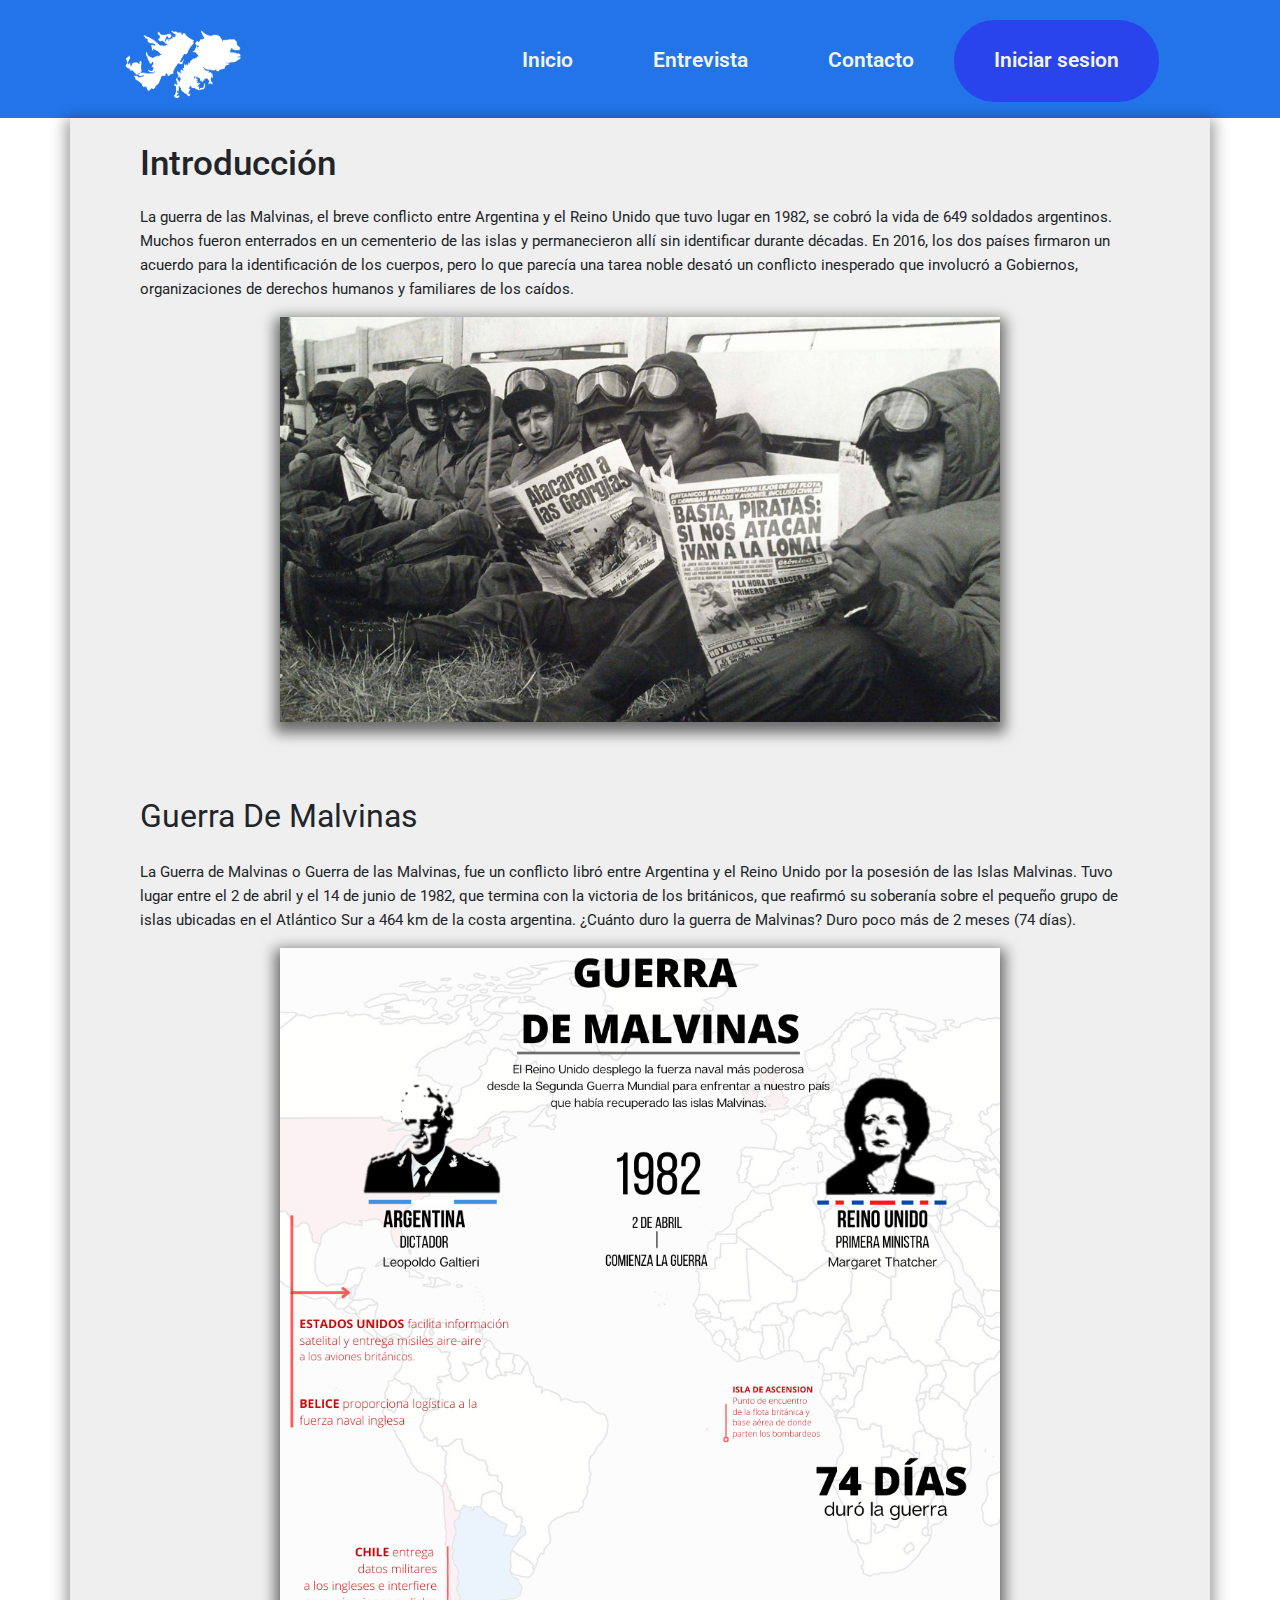
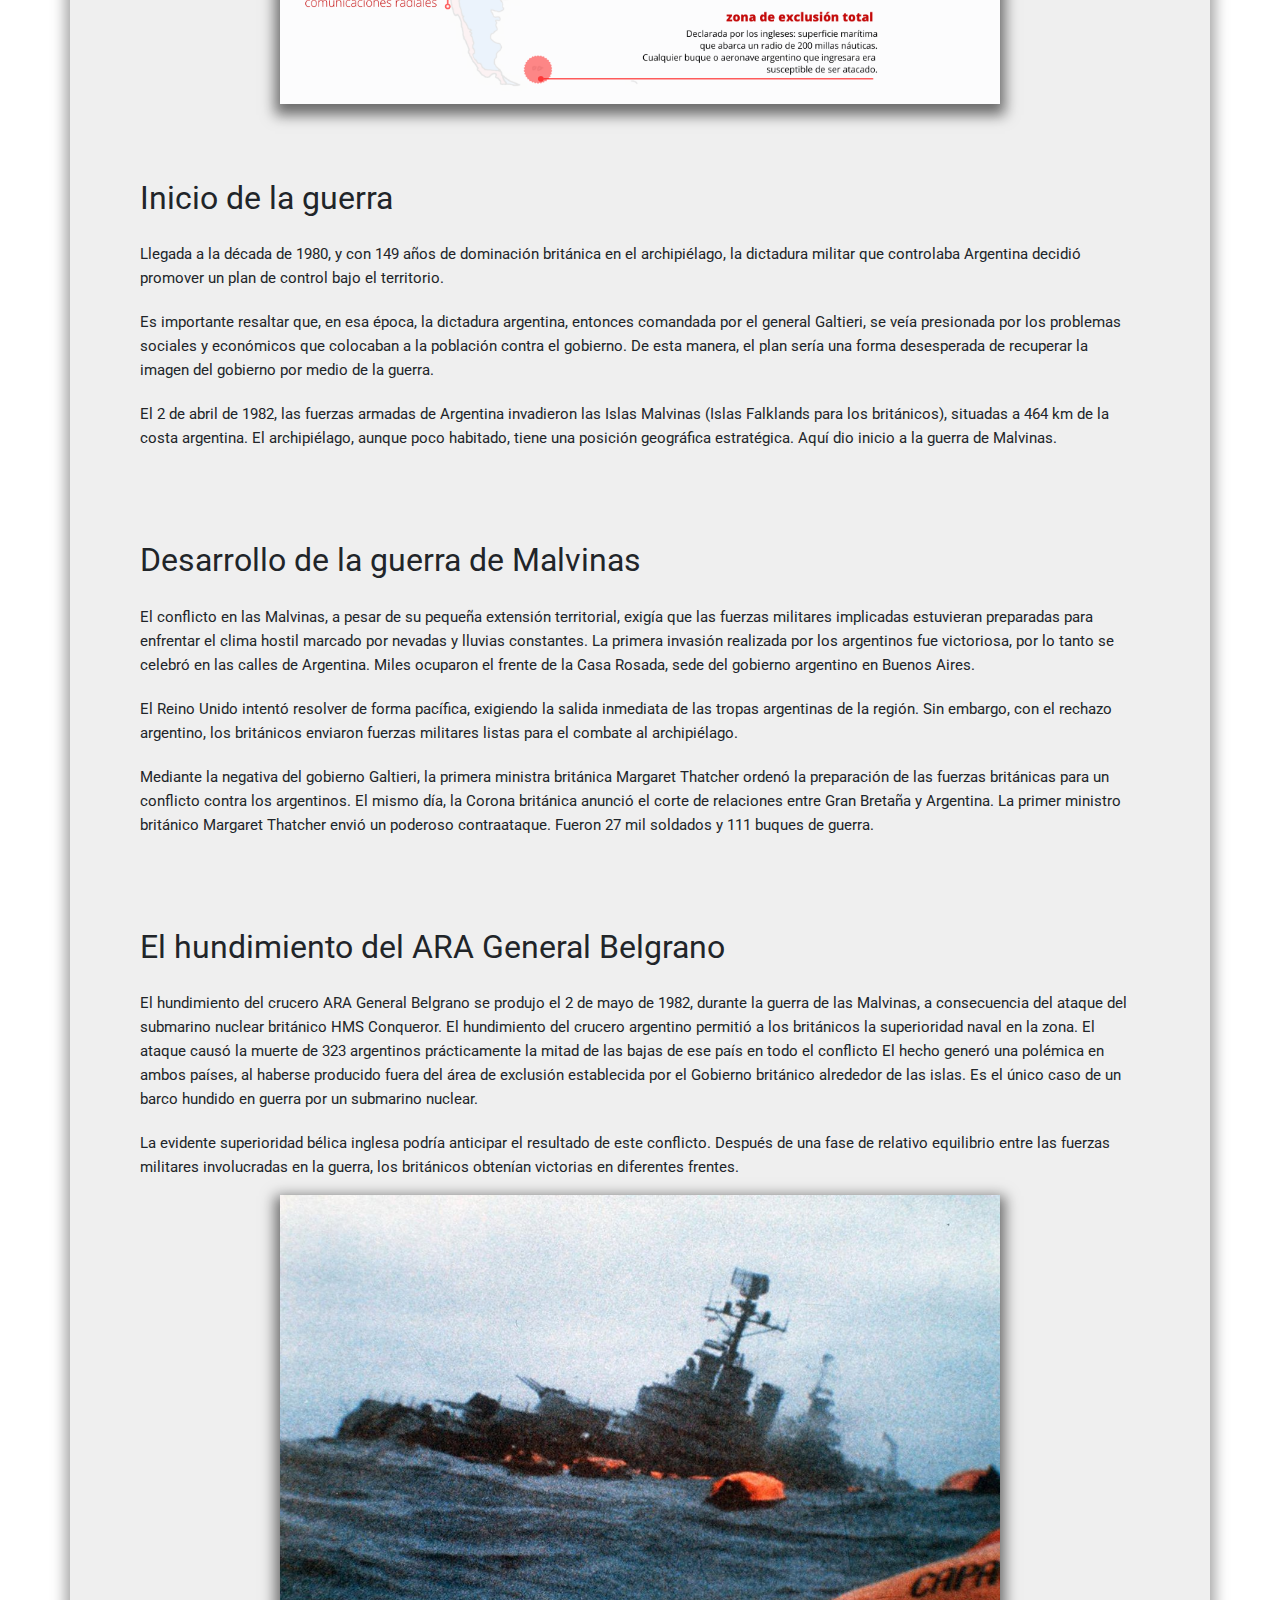
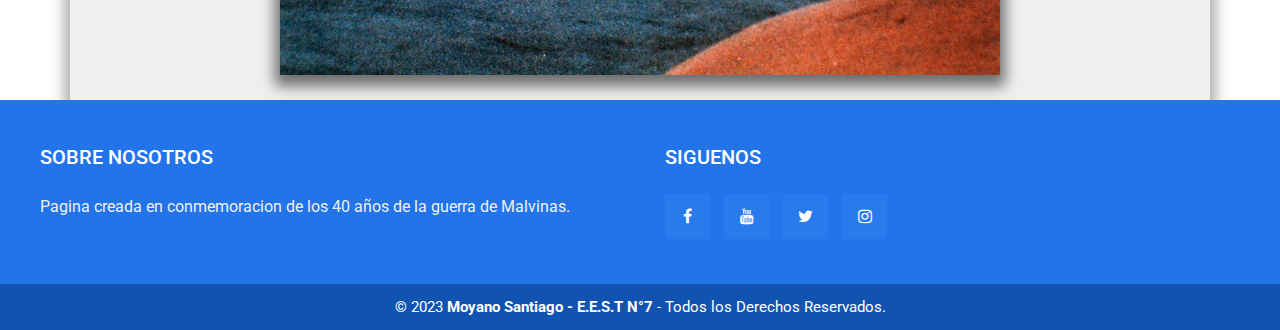
<file: index.html>
<!DOCTYPE html>
<html lang="es">
<head>
    <meta charset="UTF-8">
    <meta http-equiv="X-UA-Compatible" content="IE=edge">
    <meta name="viewport" content="width=device-width, initial-scale=1.0">
    
    <link rel="preconnect" href="https://fonts.googleapis.com">
    <link rel="preconnect" href="https://fonts.gstatic.com" crossorigin>
    <link href="https://fonts.googleapis.com/css2?family=Quicksand&display=swap" rel="stylesheet">
    
    <link rel="Short cut icon" type="Imagen/x-icon" href="./Imagenes/malvinas-icon.svg">
    <script src="./bootstrap-5.1.3-dist/js/bootstrap.js"></script>
    <link rel="stylesheet" href="./bootstrap-5.1.3-dist/css/bootstrap.min.css">
    <link rel="stylesheet" href="./bootstrap-5.1.3-dist/css/estilosIndex.css" type="text/css">
    <link rel="stylesheet" href="https://cdnjs.cloudflare.com/ajax/libs/font-awesome/4.7.0/css/font-awesome.min.css">
    <script src="https://ajax.googleapis.com/ajax/libs/jquery/1.11.3/jquery.min.js"></script>
    <title> Inicio / Islas Malvinas </title>

</head>
<body>

  <a href="javascript:void(0);" id="scroll" title="Scroll to Top" style="display: none;"><span></span></a>
  
  <header>
    <nav class="nav">      
        <a href="index.html">
          <img class="logo" src="./Imagenes/malvinas-icon.png" alt="logo">
        </a>
     <ul class="enlaces-menu">
              <li><a href="index.html">Inicio</a></li>
              <li><a href="entrevistas.html">Entrevista</a></li>
              <li><a href="contacto.html">Contacto</a></li> 
              <li id="login"><a href="login.html">Iniciar sesion</a></li>                 
          </ul>
          
          <button class="ham" type="button">
            <span class="br-1"></span>
            <span class="br-2"></span>
            <span class="br-3"></span>
          </button>
    </nav>
</header>
<script src="main.js"></script>
<div class="contenedor-padre">
    <div class="pri-parte">
        <div class="main-text">
              <h1 class="titulos">Introducción</h1>
              <p>La guerra de las Malvinas, el breve conflicto entre Argentina y el Reino Unido que tuvo lugar en 1982, se cobró la vida de 649 soldados argentinos. Muchos fueron enterrados en un cementerio de las islas y permanecieron allí sin identificar durante décadas. En 2016, los dos países firmaron un acuerdo para la identificación de los cuerpos, pero lo que parecía una tarea noble desató un conflicto inesperado que involucró a Gobiernos, organizaciones de derechos humanos y familiares de los caídos.</p>
              <img class ="titulos-img" src="./Imagenes/guerra-malvinas-.jpg" alt="soldados malvina">
        </div>
                
                <!-- <img class="titulos-img" src="./Imagenes/malvinas-bando-argentino-2.jpg"></img> -->
        <div class="main-text">
          <h2 class="subtitulos">Guerra De Malvinas</h2>
            <p>La Guerra de Malvinas o Guerra de las Malvinas, fue un conflicto libró entre Argentina y el Reino Unido por la posesión de las Islas Malvinas. Tuvo lugar 	entre el 2 de abril y el 14 de junio de 1982, que termina con la victoria de los británicos, que reafirmó su soberanía sobre el pequeño grupo de islas ubicadas en el Atlántico Sur a 464 km de la costa argentina.
              ¿Cuánto duro la guerra de Malvinas? Duro poco más de 2 meses (74 días).</p>
              <img class="titulos-img " src="./Imagenes/info-malvinas.png" alt="info malvinas">
        </div>
    </div>
   <div class="pri-parte"> 
      <div class="main-text">
        <h2 class="subtitulos">Inicio de la guerra</h2>
          <p>Llegada a la década de 1980, y con 149 años de dominación británica en el archipiélago, la
            dictadura militar que controlaba Argentina decidió promover un plan de control 	bajo el
            territorio.</p>
          <p>Es importante resaltar que, en esa época, la dictadura argentina, entonces comandada por el
            general Galtieri, se veía presionada por los problemas sociales y económicos que colocaban a
            la población contra el gobierno. De esta manera, el plan sería una forma desesperada de
            recuperar la imagen del gobierno por medio de la guerra.</p>
          <p>El 2 de abril de 1982, las fuerzas armadas de Argentina invadieron las Islas Malvinas (Islas
            Falklands para los británicos), situadas a 464 km de la costa argentina. El archipiélago, aunque
            poco habitado, tiene una posición geográfica estratégica.
            Aquí dio inicio a la guerra de Malvinas.</p>
      </div>
    <div class="main-text">
      <h2 class="subtitulos">Desarrollo de la guerra de Malvinas</h2>
      <p>El conflicto en las Malvinas, a pesar de su pequeña extensión territorial, exigía que las fuerzas
        militares implicadas estuvieran preparadas para enfrentar el clima hostil marcado por nevadas
        y lluvias constantes. La primera invasión realizada por los argentinos fue victoriosa, por lo
        tanto se celebró en las calles de Argentina. Miles ocuparon el frente de la Casa Rosada, sede
        del gobierno argentino en Buenos Aires.</p>
      <p>El Reino Unido intentó resolver de forma pacífica, exigiendo la salida inmediata de las tropas
        argentinas de la región. Sin embargo, con el rechazo argentino, los británicos enviaron fuerzas
        militares listas para el combate al archipiélago.</p>
      <p>Mediante la negativa del gobierno Galtieri, la primera ministra británica Margaret Thatcher ordenó la preparación de las fuerzas británicas para un conflicto contra los argentinos.
        El mismo día, la Corona británica anunció el corte de relaciones entre Gran Bretaña y
        Argentina. La primer ministro británico Margaret Thatcher envió un poderoso contraataque.
        Fueron 27 mil soldados y 111 buques de guerra.</p>
      </div>
    <div class="main-text">
        <h2 class="subtitulos">El hundimiento del ARA General Belgrano</h2>
        <p>
          El hundimiento del crucero ARA General Belgrano se produjo el 2 de mayo de 1982, durante la guerra de las Malvinas, a consecuencia del ataque 	del submarino nuclear británico HMS Conqueror. El hundimiento del crucero argentino permitió a los británicos la superioridad naval en la zona. El ataque causó la muerte de 323 argentinos prácticamente la mitad de las bajas de ese país en todo el conflicto El hecho generó una polémica en ambos países, al haberse producido fuera del área de exclusión establecida por el Gobierno británico alrededor de las islas. Es el único caso de un barco hundido en guerra por un submarino nuclear.</p>
          <p>La evidente superioridad bélica inglesa podría anticipar el resultado de este conflicto. Después de una fase de relativo equilibrio entre las fuerzas militares involucradas en la guerra, los británicos obtenían victorias en diferentes frentes.</p>
          <img class="titulos-img" src="./Imagenes/malvinas-ara-belgrano.jpg" alt="Ara Gral Belgrano">
      </div>
  </div>
</div>
  <footer class="pie-pagina">
    <div class="grupo-1">
      <div class="box">
        <h2>SOBRE NOSOTROS</h2>
        <P>Pagina creada en conmemoracion de los 40 años de la guerra de Malvinas.</P>
      </div>
      <div class="box">
        <h2>SIGUENOS</h2>
        <div class="red-social">
          <a href="#" class="fa fa-facebook"></a>
          <a href="#" class="fa fa-youtube"></a>
          <a href="#" class="fa fa-twitter"></a>
          <a href="#" class="fa fa-instagram"></a>
        </div>
      </div>
    </div>
    <div class="grupo-2">
      <small>&copy; 2023 <b>Moyano Santiago - E.E.S.T N°7</b> - Todos los Derechos Reservados.</small>
    </div>
  </footer>

</body>
</file>
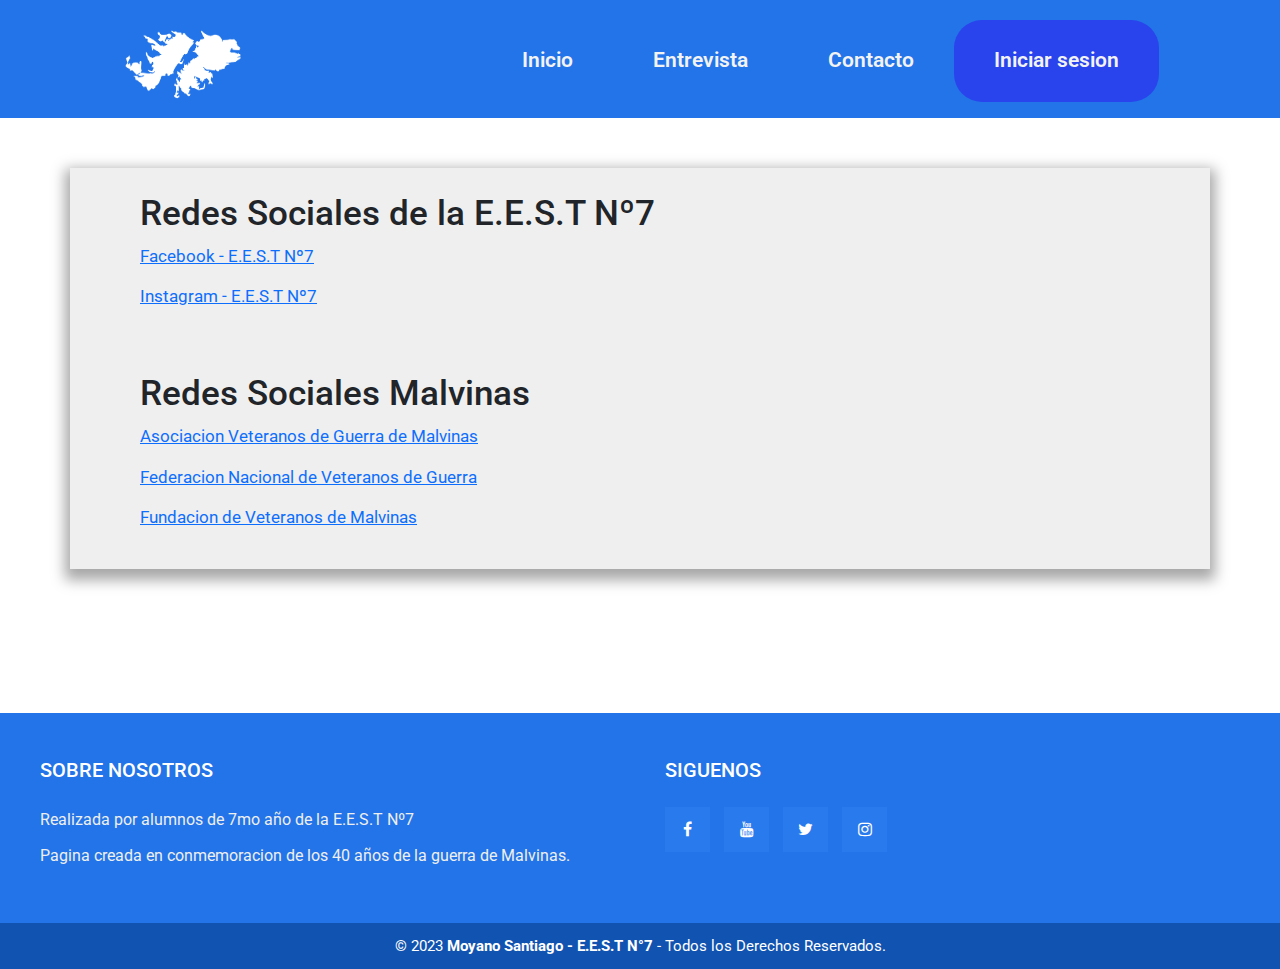
<file: contacto.html>
<!DOCTYPE html>
<html lang="es">
<head>
    <meta charset="UTF-8">
    <meta http-equiv="X-UA-Compatible" content="IE=edge">
    <meta name="viewport" content="width=device-width, initial-scale=1.0">
    
    <link rel="preconnect" href="https://fonts.googleapis.com">
    <link rel="preconnect" href="https://fonts.gstatic.com" crossorigin>
    <link href="https://fonts.googleapis.com/css2?family=Quicksand&display=swap" rel="stylesheet">
    
    <link rel="Short cut icon" type="Imagen/x-icon" href="./Imagenes/malvinas-icon.svg">
    <script src="./bootstrap-5.1.3-dist/js/bootstrap.js"></script>
    <link rel="stylesheet" href="./bootstrap-5.1.3-dist/css/bootstrap.min.css">
    <link rel="stylesheet" href="./bootstrap-5.1.3-dist/css/estilosContacto.css" type="text/css">
    <link rel="stylesheet" href="https://cdnjs.cloudflare.com/ajax/libs/font-awesome/4.7.0/css/font-awesome.min.css">
    <script src="https://ajax.googleapis.com/ajax/libs/jquery/1.11.3/jquery.min.js"></script>
    <title> Historia / Islas Malvinas </title>

</head>
<body>

  <a href="javascript:void(0);" id="scroll" title="Scroll to Top" style="display: none;"><span></span></a>
  
  <header>
    <nav class="nav">      
        <a href="index.html">
          <img class="logo" src="./Imagenes/malvinas-icon.png" alt="logo">
        </a>
     <ul class="enlaces-menu">
              <li><a href="index.html">Inicio</a></li>
              <li><a href="entrevistas.html">Entrevista</a></li>
              <li><a href="contacto.html">Contacto</a></li>
              <li id="login"><a href="login.html">Iniciar sesion</a></li>            
          </ul>
          <button class="ham" type="button">
            <span class="br-1"></span>
            <span class="br-2"></span>
            <span class="br-3"></span>
          </button>
    </nav>
</header>
<script src="main.js"></script>

<div class="contenedor-padre">
  <div class="pri-parte">
      <div class="main-text">
            <h1 class="titulos">Redes Sociales de la E.E.S.T Nº7</h1>
            <a class="colegio" href="https://www.facebook.com/profile.php?id=100063657266409">Facebook - E.E.S.T Nº7</a>
            <a class="colegio" href="https://www.instagram.com/tecnica7ldz">Instagram - E.E.S.T Nº7</a>
            
      </div>         
  </div>
  <div class="pri-parte">
    <div class="main-text">
          <h1 class="titulos">Redes Sociales Malvinas</h1>
          <a class="colegio" href="http://www.aveguema.org/">Asociacion Veteranos de Guerra de Malvinas</a>
          <a class="colegio" href="http://www.federacionvgm.com.ar/"> Federacion Nacional de Veteranos de Guerra</a>
          <a class="colegio" href="https://es-la.facebook.com/FundacionVeteranosDeGuerraDeMalvinas/">Fundacion de Veteranos de Malvinas</a>  
    </div>         
  </div>
</div>
  <footer class="pie-pagina">
    <div class="grupo-1">
      <div class="box">
        <h2>SOBRE NOSOTROS</h2>
        <P>Realizada por alumnos de 7mo año de la E.E.S.T Nº7</P>
        <P>Pagina creada en conmemoracion de los 40 años de la guerra de Malvinas.</P>
      </div>
      <div class="box">
        <h2>SIGUENOS</h2>
        <div class="red-social">
          <a href="#" class="fa fa-facebook"></a>
          <a href="#" class="fa fa-youtube"></a>
          <a href="#" class="fa fa-twitter"></a>
          <a href="#" class="fa fa-instagram"></a>
        </div>
      </div>
    </div>
    <div class="grupo-2">
      <small>&copy; 2023 <b>Moyano Santiago - E.E.S.T N°7</b> - Todos los Derechos Reservados.</small>
    </div>
  </footer>

</body>
</file>
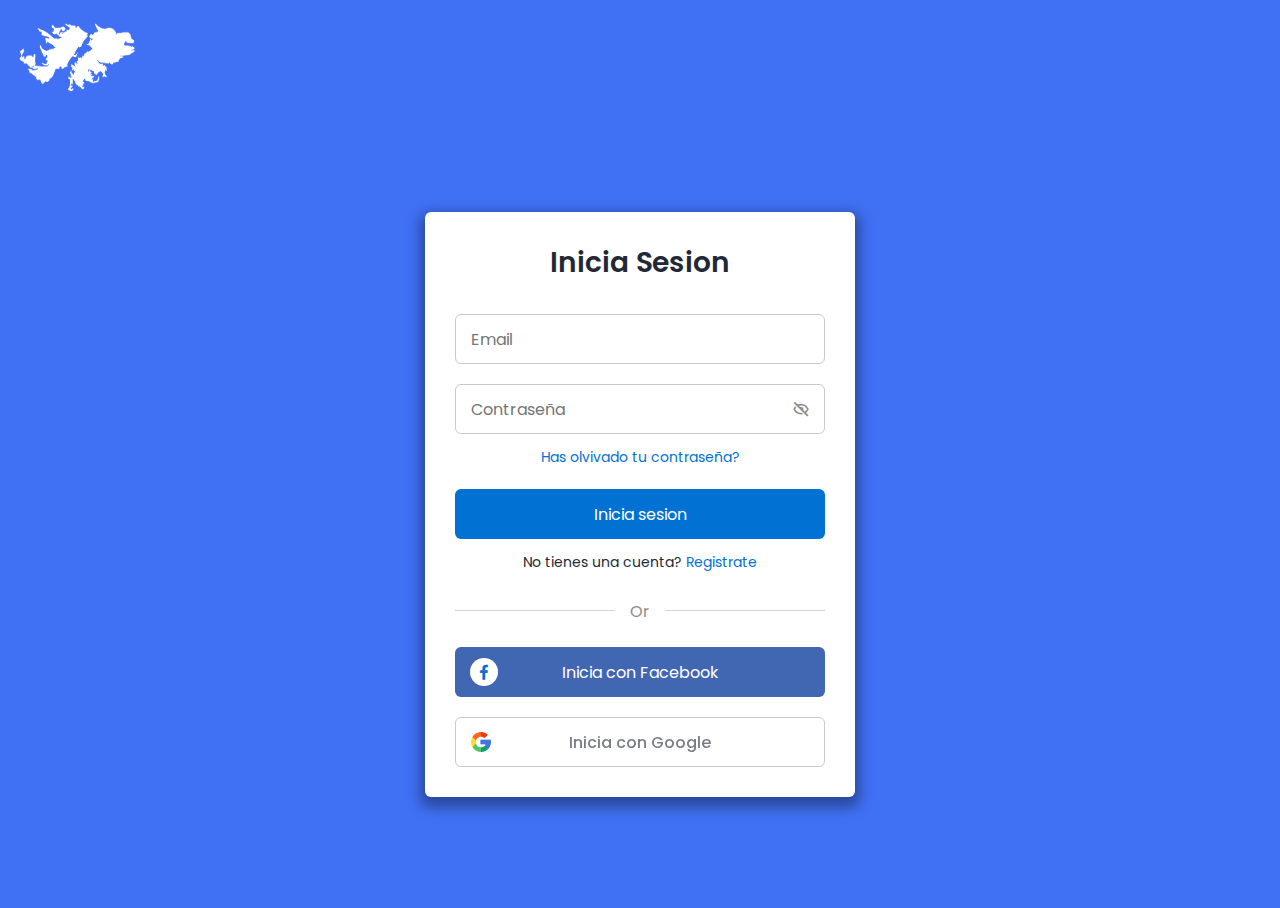
<file: login.html>
<!DOCTYPE html>
    <html lang="en">
    <head>
        <meta charset="UTF-8">
        <meta http-equiv="X-UA-Compatible" content="IE=edge">
        <meta name="viewport" content="width=device-width, initial-scale=1.0">
        <link rel="stylesheet" href="./bootstrap-5.1.3-dist/css/estilosLogin.css">     
        <link href='https://unpkg.com/boxicons@2.1.2/css/boxicons.min.css' rel='stylesheet'>
        <link rel="Short cut icon" type="Imagen/x-icon" href="./Imagenes/malvinas-icon.svg">
        <title>Inicia sesion / Islas Malvinas</title>           
    </head>
    <div class="logo">
        <a href="index.html">
          <img class="logo-imagen" src="./Imagenes/malvinas-icon.png" alt="logo">
        </a>
    </div>
    
    <body>
        <section class="container forms">
            <div class="form login">
                <div class="form-content">
                    <header>Inicia Sesion</header>
                    <form action="#">
                        <div class="field input-field">
                            <input type="email" placeholder="Email" class="input">
                        </div>

                        <div class="field input-field">
                            <input type="password" placeholder="Contraseña" class="password">
                            <i class='bx bx-hide eye-icon'></i>
                        </div>

                        <div class="form-link">
                            <a href="#" class="forgot-pass">Has olvivado tu contraseña?</a>
                        </div>

                        <div class="field button-field">
                            <button>Inicia sesion</button>
                        </div>
                    </form>

                    <div class="form-link">
                        <span>No tienes una cuenta? <a href="#" class="link signup-link">Registrate</a></span>
                    </div>
                </div>

                <div class="line"></div>

                <div class="media-options">
                    <a href="#" class="field facebook">
                        <i class='bx bxl-facebook facebook-icon'></i>
                        <span>Inicia con Facebook</span>
                    </a>
                </div>

                <div class="media-options">
                    <a href="#" class="field google">
                        <img src="./Imagenes/google.png" alt="" class="google-img">
                        <span>Inicia con Google</span>
                    </a>
                </div>

            </div>

            <div class="form signup">
                <div class="form-content">
                    <header>Registrarse</header>
                    <form action="#">
                        <div class="field input-field">
                            <input type="email" placeholder="Email" class="input">
                        </div>

                        <div class="field input-field">
                            <input type="password" placeholder="Crear contraseña" class="password">
                        </div>

                        <div class="field input-field">
                            <input type="password" placeholder="Contraseña" class="password">
                            <i class='bx bx-hide eye-icon'></i>
                        </div>

                        <div class="field button-field">
                            <button>Registrarse</button>
                        </div>
                    </form>

                    <div class="form-link">
                        <span>Ya tienes una cuenta? <a href="#" class="link login-link">Inicia sesion</a></span>
                    </div>
                </div>

                <div class="line"></div>

                <div class="media-options">
                    <a href="#" class="field facebook">
                        <i class='bx bxl-facebook facebook-icon'></i>
                        <span>Inicia con Facebook</span>
                    </a>
                </div>

                <div class="media-options">
                    <a href="#" class="field google">
                        <img src="./Imagenes/google.png" alt="" class="google-img">
                        <span>Inicia con Google</span>
                    </a>
                </div>

            </div>
        </section>
        <script src="script.js"></script>
    </body>
</html>
</file>
<file: bootstrap-5.1.3-dist/css/estilosIndex.css>
@import url('https://fonts.googleapis.com/css2?family=Roboto&display=swap');
*, *::before, *::after{
    box-sizing: inherit;
}
:root{
    --principal: #2274e8;
    --footer-der: #1053B1;
    --hover-li: #0B5ED2;
    --btn: #297aec;
    --login: #2944EC;
    --login-hover: #160AAF;
    --hover-btn: #2596be;
    --redes-hover: #B9B9C3;
}
body{
    padding: 0;
    margin: 0;
    line-height: 1.6;
    font-family: 'Roboto', sans-serif;
}
/*HEADER*/
.logo{
    filter: invert(100%);
    width: 120px;
    height: 85px;
}
/*NAV*/
.nav{
    display: flex;
    align-items: center;
    justify-content: space-around;
    min-height: 8vh;
    background-color:var(--principal);
}
.enlaces-menu{
    display: flex;
    padding: 0;
    padding-top: 20px;
}
.enlaces-menu li{
    border-radius: 58px;
    padding: 0 40px;
    list-style: none; 
    line-height: 80px;
    transition: 0.3s;
}
.enlaces-menu li a{
    text-decoration: none;
    font-size: 1.3rem;
    color: #f3f3f3;
    font-weight: 600;
    font-family: 'Roboto', sans-serif;
}
.enlaces-menu li:hover {
    background-color: var(--hover-li);
}
.ham{
    display:none;
    cursor: pointer;
    border: none;
    margin: 0;
    padding: 0;
    background-color: transparent;
}
.ham span{
    display: block;
    background-color: #f3f3f3;
    height: 3px;
    width: 28px;
    margin: 5px auto;
    border-radius: 2px;
}
#login{
    background-color: var(--login);
}
#login:hover {
    background-color: var(--login-hover);
}
/*MAIN*/
.contenedor-padre{
    height: 100%;
    margin-left: 70px;
    margin-right: 70px;
    background-color: #efefef;
    box-shadow: 0px 6px 13px 5px rgba(0,0,0,0.35);
    -webkit-box-shadow: 0px 6px 13px 5px rgba(0,0,0,0.35);
    -moz-box-shadow: 0px 6px 13px 5px rgba(0,0,0,0.35);
}
.pri-parte .main-text{
    margin: 25px 70px;
    display: inline-block;
    justify-content: center;
    align-items: center;
}
.main-text p{
    margin-top: 20px;
    font-size: 15px;
}
.pri-parte{
    font-family: 'Roboto', sans-serif;
}
.titulos{
    font-weight: 500;
    font-family: 'Roboto', sans-serif;
    font-size: 35px;
}
.titulos-img{
    display: block;
    margin: auto;
    width: 45rem;
    box-shadow: 0px 6px 13px 5px rgba(0,0,0,0.55);
    -webkit-box-shadow: 0px 6px 13px 5px rgba(0,0,0,0.55);
    -moz-box-shadow: 0px 6px 13px 5px rgba(0,0,0,0.55);
}
.subtitulos{
    font-weight: 400;
    margin: 25px 0;
}
/*MOVILES*/
@media (max-width:969px){
    .logo{
     padding-left: 25px;  
    }
    .ham{
        display: block;
        position: absolute;
        top: 15px; right: 25px;
        transition: 0.2s 0.1s;
    }
    .ham:hover{
        transform: rotate(360deg);
    }
    nav{
        flex-direction: column;
        align-items: flex-start;
        padding: 25px 0;
    }
    .enlaces-menu{
        flex-direction: column;
        justify-content: space-around;
        align-items: center;
        height: 100vh;
        margin: 0;
        padding: 0;
        width: 100%;
        display: none;
        opacity: 0;
    }
    .enlaces-menu li{
        width: 100%;
        text-align: center;
        padding: 10px;
    }
    img{
        width: 100%;
    }
    .titulos-img{
        width: 20rem;
    }
    .pie-pagina .grupo-1{
        width: 90%;
        grid-template-columns: repeat(1, 1fr);
        grid-gap: 30px;
        padding: 35px 0px;
    }
    .pie-pagina .grupo-1 .box{
        margin-left: 20px;
    }


}

@keyframes muestraMenu{
    from{opacity: 0;}
    to{opacity: 1;}
}
.enlaces-menu.activado{
    display: flex;
    animation:muestraMenu 350ms ease-in-out both;
}

.br-1.animado{
    transform: rotate(-45deg) translate(-6px, 6px);
}
.br-2.animado{
    opacity: 0;
}
.br-3.animado{
    transform: rotate(45deg) translate(-6px, -6px);
}
#scroll {
    position:fixed;
    right:10px;
    bottom:10px;
    cursor:pointer;
    width:50px;
    height:50px;
    background-color:#3498db;
    text-indent:-9999px;
    display:none;
    -webkit-border-radius:60px;
    -moz-border-radius:60px;
    border-radius:60px
}
#scroll span {
    position:absolute;
    top:50%;
    left:50%;
    margin-left:-8px;
    margin-top:-12px;
    height:0;
    width:0;
    border:8px solid transparent;
    border-bottom-color:#ffffff
}
#scroll:hover {
    background-color:var(--hover-li);
    opacity:1;filter:"alpha(opacity=100)";
    -ms-filter:"alpha(opacity=100)";
}
/*FOOTER*/
.pie-pagina{
    width: 100%;
    background-color: var(--principal);
}
.pie-pagina .grupo-1{
    width: 100%;
    max-width: 1200px;
    margin: auto;
    display: grid;
    grid-template-columns: repeat(2, 1fr);
    grid-gap: 50px;
    padding: 45px 0px;
}
.pie-pagina .grupo-1 .box h2{
    color: #fff;
    margin-bottom: 25px;
    font-size: 20px;
}
.pie-pagina .grupo-1 .box p{
    color: #efefef;
    margin-bottom: 10px;
}
.pie-pagina .grupo-1 .red-social a{
    display: inline-block;
    text-decoration: none;
    width: 45px;
    height: 45px;
    line-height: 45px;
    color: #fff;
    margin-right: 10px;
    background-color: var(--btn);
    text-align: center;
    transition: all 300ms ease;
}
.pie-pagina .grupo-1 .red-social a:hover{
    color: var(--redes-hover);
}
.pie-pagina .grupo-2{
    background-color: var(--footer-der);
    padding: 10px 15px;
    text-align: center;
    color: #fff;
}
.pie-pagina .grupo-2 small{
    font-size: 15px;
}
</file>
<file: bootstrap-5.1.3-dist/css/estilosContacto.css>
@import url('https://fonts.googleapis.com/css2?family=Roboto&display=swap');
*, *::before, *::after{
    box-sizing: inherit;
}
:root{
    --principal: #2274e8;
    --footer-der: #1053B1;
    --hover-li: #0B5ED2;
    --btn: #297aec;
    --login: #2944EC;
    --login-hover: #160AAF;
    --hover-btn: #2596be;
    --redes-hover: #B9B9C3;
}
body{
    padding: 0;
    margin: 0;
    line-height: 1.6;
    font-family: 'Roboto', sans-serif;
}
/*HEADER*/
.logo{
    filter: invert(100%);
    width: 120px;
    height: 85px;
}
/*NAV*/
.nav{
    align-items: center;
    justify-content: space-around;
    min-height: 8vh;
    background-color:var(--principal);
}
.enlaces-menu{
    display: flex;
    padding: 0;
    padding-top: 20px;
}
.enlaces-menu li{
    border-radius: 28px;
    padding: 0 40px;
    list-style: none; 
    line-height: 80px;
    transition: 0.3s;
}
.enlaces-menu li a{
    text-decoration: none;
    font-size: 1.3rem;
    color: #f3f3f3;
    font-weight: 600;
    font-family: 'Roboto', sans-serif;
}
.enlaces-menu li:hover {
    background-color: var(--hover-li);
}
.ham{
    display:none;
    cursor: pointer;
    border: none;
    margin: 0;
    padding: 0;
    background-color: transparent;
}
.ham span{
    display: block;
    background-color: #f3f3f3;
    height: 3px;
    width: 28px;
    margin: 5px auto;
    border-radius: 2px;
}
#login{
    background-color: var(--login);
}
#login:hover {
    background-color: var(--login-hover);
}
/*MAIN*/
.contenedor-padre{
    margin-bottom: 50px;
    margin-top: 50px;
    margin-left: 70px;
    margin-right: 70px;
    background-color: #efefef;
    box-shadow: 0px 6px 13px 5px rgba(0,0,0,0.35);
    -webkit-box-shadow: 0px 6px 13px 5px rgba(0,0,0,0.35);
    -moz-box-shadow: 0px 6px 13px 5px rgba(0,0,0,0.35);
}
.pri-parte .main-text{
    margin: 25px 70px;
    display: inline-block;
    justify-content: center;
    align-items: center;
}
.main-text a{
    padding-bottom: 13px;
    font-size: 17px;
}
.colegio{
    display:flex;
} 
.pri-parte{
    font-family: 'Roboto', sans-serif;
}
.titulos{
    font-weight: 500;
    font-family: 'Roboto', sans-serif;
    font-size: 35px;
}
.titulos-img{
    display: block;
    margin: auto;
    width: 45rem;
    box-shadow: 0px 6px 13px 5px rgba(0,0,0,0.55);
    -webkit-box-shadow: 0px 6px 13px 5px rgba(0,0,0,0.55);
    -moz-box-shadow: 0px 6px 13px 5px rgba(0,0,0,0.55);
}
.subtitulos{
    font-weight: 400;
    margin: 25px 0;
}
/*MOVILES*/
@media (max-width:969px){
    .logo{
     padding-left: 25px;  
    }
    .ham{
        display: block;
        position: absolute;
        top: 15px; right: 25px;
        transition: 0.2s 0.1s;
    }
    .ham:hover{
        transform: rotate(360deg);
    }
    nav{
        flex-direction: column;
        align-items: flex-start;
        padding: 25px 0;
    }
    .enlaces-menu{
        flex-direction: column;
        justify-content: space-around;
        align-items: center;
        height: 100vh;
        margin: 0;
        padding: 0;
        width: 100%;
        display: none;
        opacity: 0;
    }
    .enlaces-menu li{
        width: 100%;
        text-align: center;
        padding: 10px;
    }
    img{
        width: 100%;
    }
    .titulos-img{
        width: 20rem;
    }
    .pie-pagina .grupo-1{
        width: 90%;
        grid-template-columns: repeat(1, 1fr);
        grid-gap: 30px;
        padding: 35px 0px;
    }
    .pie-pagina .grupo-1 .box{
        margin-left: 20px;
    }


}

@keyframes muestraMenu{
    from{opacity: 0;}
    to{opacity: 1;}
}
.enlaces-menu.activado{
    display: flex;
    animation:muestraMenu 350ms ease-in-out both;
}

.br-1.animado{
    transform: rotate(-45deg) translate(-6px, 6px);
}
.br-2.animado{
    opacity: 0;
}
.br-3.animado{
    transform: rotate(45deg) translate(-6px, -6px);
}
#scroll {
    position:fixed;
    right:10px;
    bottom:10px;
    cursor:pointer;
    width:50px;
    height:50px;
    background-color:#3498db;
    text-indent:-9999px;
    display:none;
    -webkit-border-radius:60px;
    -moz-border-radius:60px;
    border-radius:60px
}
#scroll span {
    position:absolute;
    top:50%;
    left:50%;
    margin-left:-8px;
    margin-top:-12px;
    height:0;
    width:0;
    border:8px solid transparent;
    border-bottom-color:#ffffff
}
#scroll:hover {
    background-color:var(--hover-li);
    opacity:1;filter:"alpha(opacity=100)";
    -ms-filter:"alpha(opacity=100)";
}
/*FOOTER*/
.pie-pagina{
    z-index: -1;
    position: static;
    margin-top: 144px;
    left:0px;
    bottom:0px;
    width: 100%;
    background-color: var(--principal);
}
.pie-pagina .grupo-1{
    width: 100%;
    max-width: 1200px;
    margin: auto;
    display: grid;
    grid-template-columns: repeat(2, 1fr);
    grid-gap: 50px;
    padding: 45px 0px;
}
.pie-pagina .grupo-1 .box h2{
    color: #fff;
    margin-bottom: 25px;
    font-size: 20px;
}
.pie-pagina .grupo-1 .box p{
    color: #efefef;
    margin-bottom: 10px;
}
.pie-pagina .grupo-1 .red-social a{
    display: inline-block;
    text-decoration: none;
    width: 45px;
    height: 45px;
    line-height: 45px;
    color: #fff;
    margin-right: 10px;
    background-color: var(--btn);
    text-align: center;
    transition: all 300ms ease;
}
.pie-pagina .grupo-1 .red-social a:hover{
    color: var(--redes-hover);
}
.pie-pagina .grupo-2{
    background-color: var(--footer-der);
    padding: 10px 15px;
    text-align: center;
    color: #fff;
}
.pie-pagina .grupo-2 small{
    font-size: 15px;
}
</file>
<file: bootstrap-5.1.3-dist/css/estilosLogin.css>
/* Google Fonts - Poppins */
@import url('https://fonts.googleapis.com/css2?family=Poppins:wght@300;400;500;600&display=swap');

*{
    margin: 0;
    padding: 0;
    box-sizing: border-box;
    font-family: 'Poppins', sans-serif;
}
.logo{
    padding-top: 10px;
    padding-left: 15px;
    width: 100%;
    height: 100%;
    background-color: #4070f4;
}
.logo-imagen{
    filter: invert(100%);
    width: 120px;
    height: 85px;
}
.container{
    height: 89.5vh;
    width: 100%;
    display: flex;
    align-items: center;
    justify-content: center;
    background-color: #4070f4;
    column-gap: 30px;
}
.form{
    position: absolute;
    max-width: 430px;
    width: 100%;
    padding: 30px;
    border-radius: 6px;
    background: #FFF;
    box-shadow: 0px 6px 13px 5px rgba(0,0,0,0.35);
    -webkit-box-shadow: 0px 6px 13px 5px rgba(0,0,0,0.35);
    -moz-box-shadow: 0px 6px 13px 5px rgba(0,0,0,0.35);
}
.form.signup{
    opacity: 0;
    pointer-events: none;
}
.forms.show-signup .form.signup{
    opacity: 1;
    pointer-events: auto;
}
.forms.show-signup .form.login{
    opacity: 0;
    pointer-events: none;
}
header{
    font-size: 28px;
    font-weight: 600;
    color: #232836;
    text-align: center;
}
form{
    margin-top: 30px;
}
.form .field{
    position: relative;
    height: 50px;
    width: 100%;
    margin-top: 20px;
    border-radius: 6px;
}
.field input,
.field button{
    height: 100%;
    width: 100%;
    border: none;
    font-size: 16px;
    font-weight: 400;
    border-radius: 6px;
}
.field input{
    outline: none;
    padding: 0 15px;
    border: 1px solid#CACACA;
}
.field input:focus{
    border-bottom-width: 2px;
}
.eye-icon{
    position: absolute;
    top: 50%;
    right: 10px;
    transform: translateY(-50%);
    font-size: 18px;
    color: #8b8b8b;
    cursor: pointer;
    padding: 5px;
}
.field button{
    color: #fff;
    background-color: #0171d3;
    transition: all 0.3s ease;
    cursor: pointer;
}
.field button:hover{
    background-color: #016dcb;
}
.form-link{
    text-align: center;
    margin-top: 10px;
}
.form-link span,
.form-link a{
    font-size: 14px;
    font-weight: 400;
    color: #232836;
}
.form a{
    color: #0171d3;
    text-decoration: none;
}
.form-content a:hover{
    text-decoration: underline;
}
.line{
    position: relative;
    height: 1px;
    width: 100%;
    margin: 36px 0;
    background-color: #d4d4d4;
}
.line::before{
    content: 'Or';
    position: absolute;
    top: 50%;
    left: 50%;
    transform: translate(-50%, -50%);
    background-color: #FFF;
    color: #8b8b8b;
    padding: 0 15px;
}
.media-options a{
    display: flex;
    align-items: center;
    justify-content: center;
}
a.facebook{
    color: #fff;
    background-color: #4267b2;
}
a.facebook .facebook-icon{
    height: 28px;
    width: 28px;
    color: #0171d3;
    font-size: 20px;
    border-radius: 50%;
    display: flex;
    align-items: center;
    justify-content: center;
    background-color: #fff;
}
.facebook-icon,
img.google-img{
    position: absolute;
    top: 50%;
    left: 15px;
    transform: translateY(-50%);
}
img.google-img{
    height: 20px;
    width: 20px;
    object-fit: cover;
}
a.google{
    border: 1px solid #CACACA;
}
a.google span{
    font-weight: 500;
    opacity: 0.6;
    color: #232836;
}

@media screen and (max-width: 400px) {
    .form{
        padding: 20px 10px;
    }
    
}
</file>
